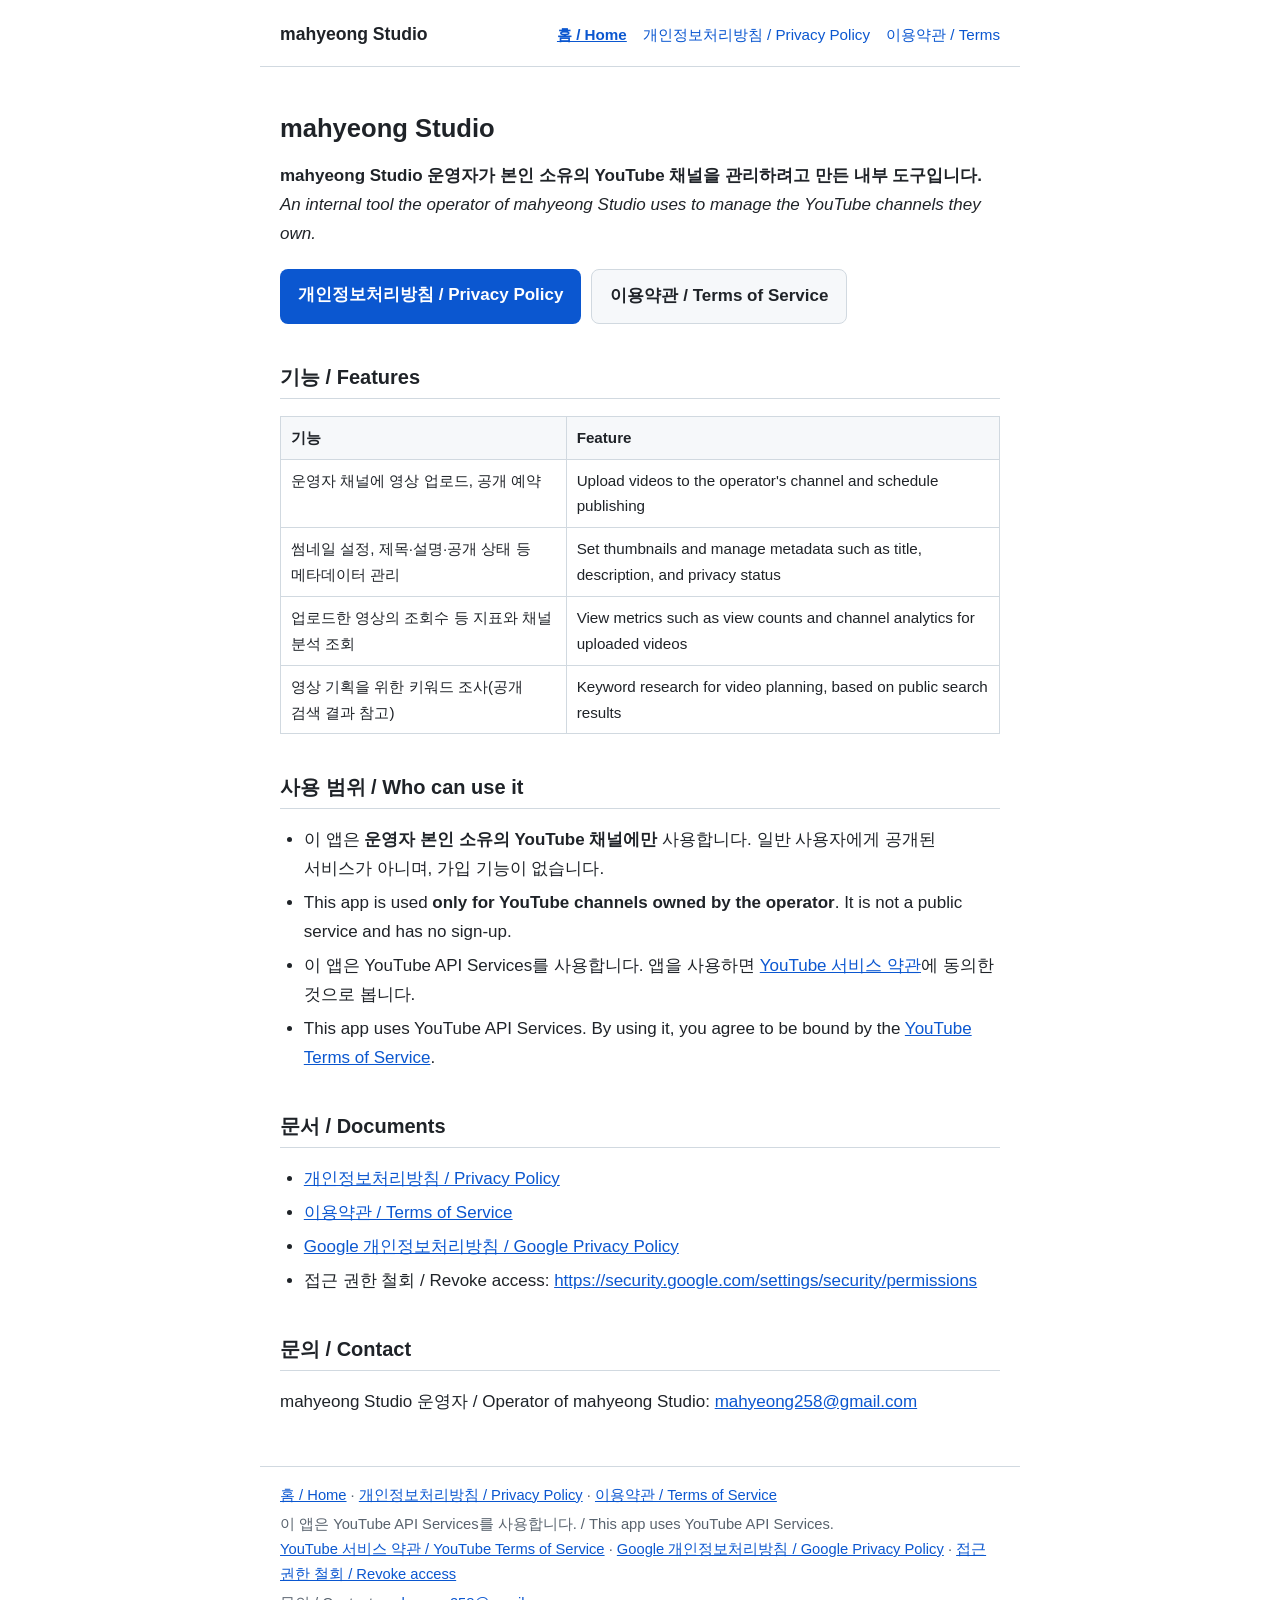
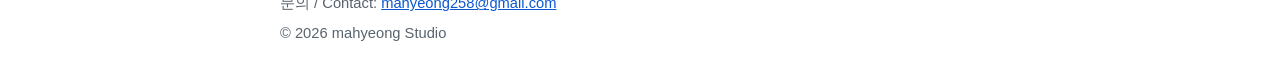
<file: index.html>
<!doctype html>
<html lang="ko">
<head>
<meta name="google-site-verification" content="9GxkPbEgvV9q5u9dVwHozyAWP28ZGyXiUwcQ1vHSJdo" />
<meta charset="utf-8">
<meta name="viewport" content="width=device-width, initial-scale=1">
<title>mahyeong Studio</title>
<meta name="description" content="mahyeong Studio: 운영자 본인 소유 채널 관리용 내부 도구 / Internal tool for managing the operator&#x27;s own channels">
<link rel="stylesheet" href="style.css">
</head>
<body>
<header class="site"><a class="brand" href="index.html">mahyeong Studio</a>
<nav aria-label="사이트 / Site"><a href="index.html" aria-current="page">홈 / Home</a><a href="privacy.html">개인정보처리방침 / Privacy Policy</a><a href="terms.html">이용약관 / Terms</a></nav></header>
<main>
<h1>mahyeong Studio</h1>
<p><strong>mahyeong Studio 운영자가 본인 소유의 YouTube 채널을 관리하려고 만든 내부 도구입니다.</strong><br>
<em>An internal tool the operator of mahyeong Studio uses to manage the YouTube channels they own.</em></p>
<p class="policy-links"><a class="button" href="privacy.html">개인정보처리방침 / Privacy Policy</a> <a class="button secondary" href="terms.html">이용약관 / Terms of Service</a></p>
<h2>기능 / Features</h2>
<div class="table"><table><thead><tr><th>기능</th><th>Feature</th></tr></thead><tbody><tr><td data-label="기능">운영자 채널에 영상 업로드, 공개 예약</td><td data-label="Feature">Upload videos to the operator's channel and schedule publishing</td></tr><tr><td data-label="기능">썸네일 설정, 제목·설명·공개 상태 등 메타데이터 관리</td><td data-label="Feature">Set thumbnails and manage metadata such as title, description, and privacy status</td></tr><tr><td data-label="기능">업로드한 영상의 조회수 등 지표와 채널 분석 조회</td><td data-label="Feature">View metrics such as view counts and channel analytics for uploaded videos</td></tr><tr><td data-label="기능">영상 기획을 위한 키워드 조사(공개 검색 결과 참고)</td><td data-label="Feature">Keyword research for video planning, based on public search results</td></tr></tbody></table></div>
<h2>사용 범위 / Who can use it</h2>
<ul><li>이 앱은 <strong>운영자 본인 소유의 YouTube 채널에만</strong> 사용합니다. 일반 사용자에게 공개된 서비스가 아니며, 가입 기능이 없습니다.</li><li>This app is used <strong>only for YouTube channels owned by the operator</strong>. It is not a public service and has no sign-up.</li><li>이 앱은 YouTube API Services를 사용합니다. 앱을 사용하면 <a href="https://www.youtube.com/t/terms">YouTube 서비스 약관</a>에 동의한 것으로 봅니다.</li><li>This app uses YouTube API Services. By using it, you agree to be bound by the <a href="https://www.youtube.com/t/terms">YouTube Terms of Service</a>.</li></ul>
<h2>문서 / Documents</h2>
<ul><li><a href="privacy.html">개인정보처리방침 / Privacy Policy</a></li><li><a href="terms.html">이용약관 / Terms of Service</a></li><li><a href="https://policies.google.com/privacy">Google 개인정보처리방침 / Google Privacy Policy</a></li><li>접근 권한 철회 / Revoke access: <a href="https://security.google.com/settings/security/permissions">https://security.google.com/settings/security/permissions</a></li></ul>
<h2>문의 / Contact</h2>
<p>mahyeong Studio 운영자 / Operator of mahyeong Studio: <a href="mailto:mahyeong258@gmail.com">mahyeong258@gmail.com</a></p>
</main>
<footer class="site"><nav><a href="index.html">홈 / Home</a> · <a href="privacy.html">개인정보처리방침 / Privacy Policy</a> · <a href="terms.html">이용약관 / Terms of Service</a></nav>
<p>이 앱은 YouTube API Services를 사용합니다. / This app uses YouTube API Services.<br><a href="https://www.youtube.com/t/terms">YouTube 서비스 약관 / YouTube Terms of Service</a> · <a href="https://policies.google.com/privacy">Google 개인정보처리방침 / Google Privacy Policy</a> · <a href="https://security.google.com/settings/security/permissions">접근 권한 철회 / Revoke access</a></p>
<p>문의 / Contact: <a href="mailto:mahyeong258@gmail.com">mahyeong258@gmail.com</a></p><p>&copy; 2026 mahyeong Studio</p></footer>
</body>
</html>
</file>
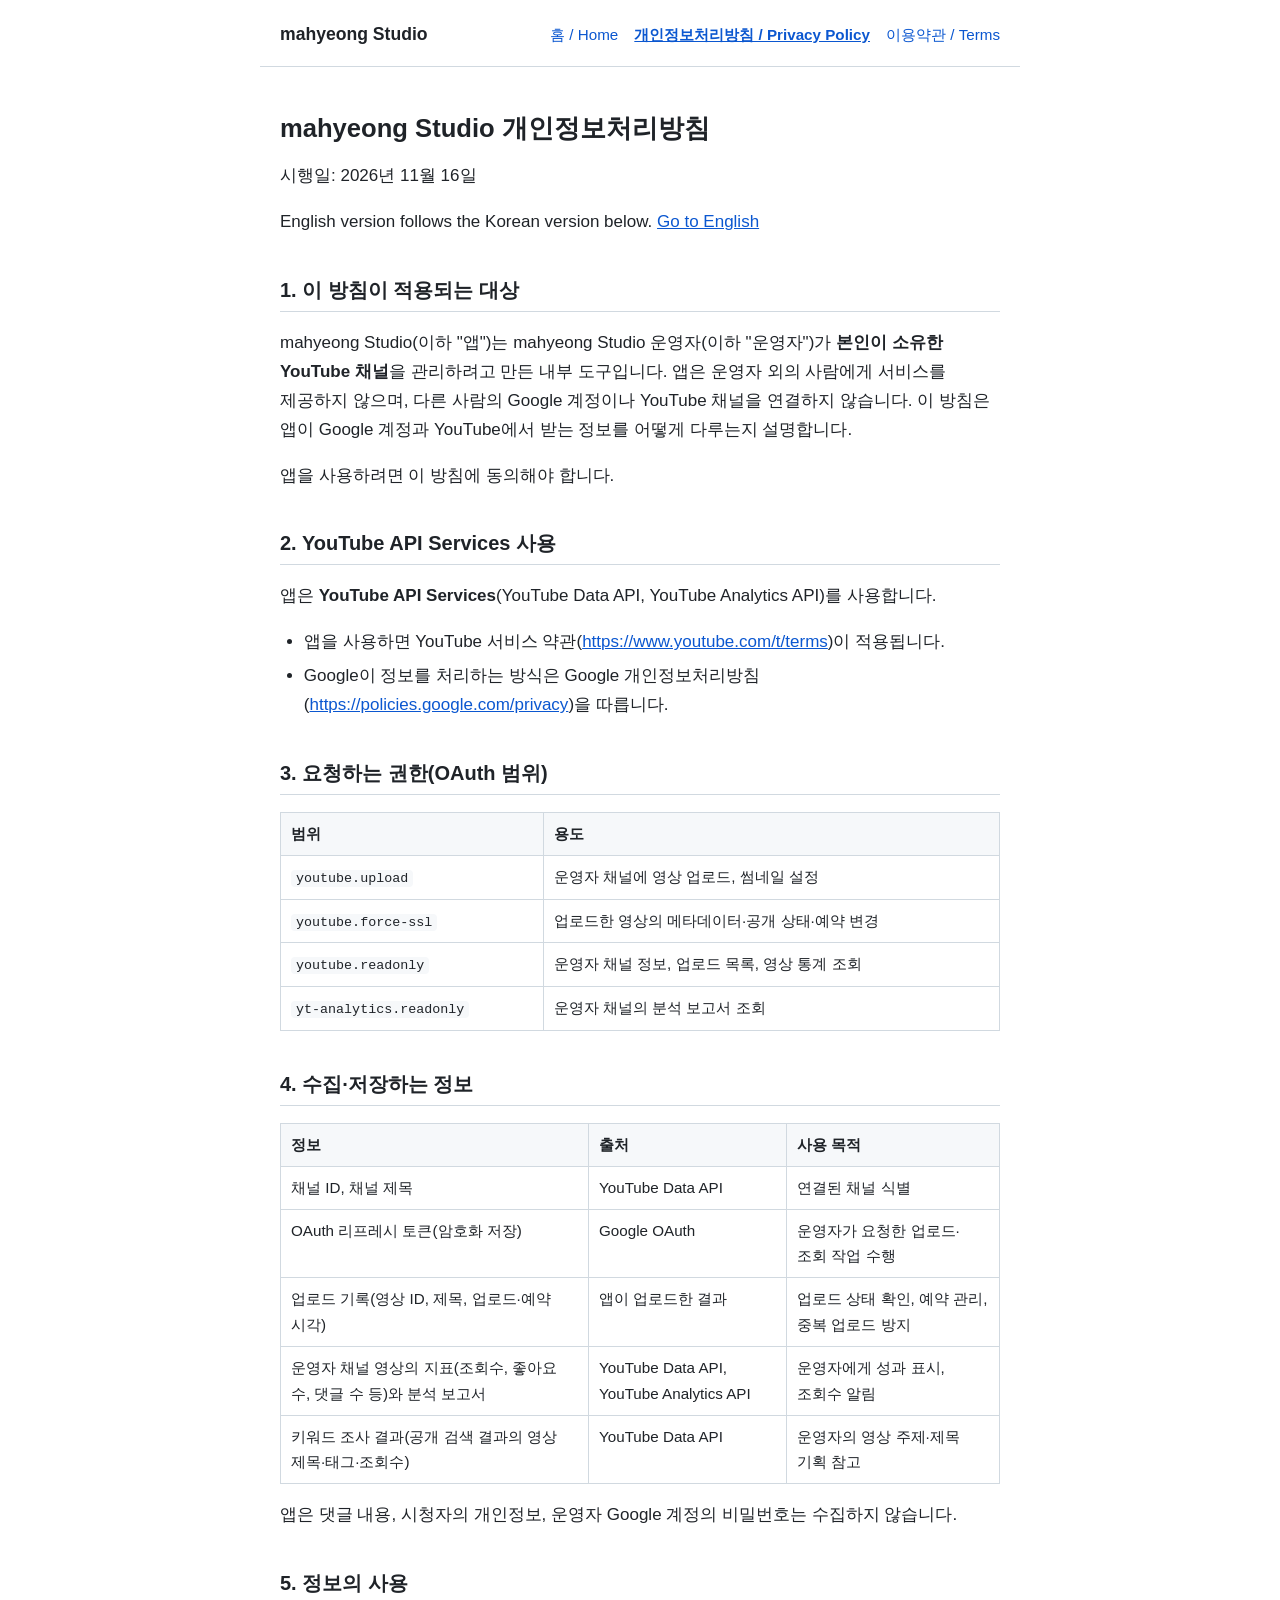
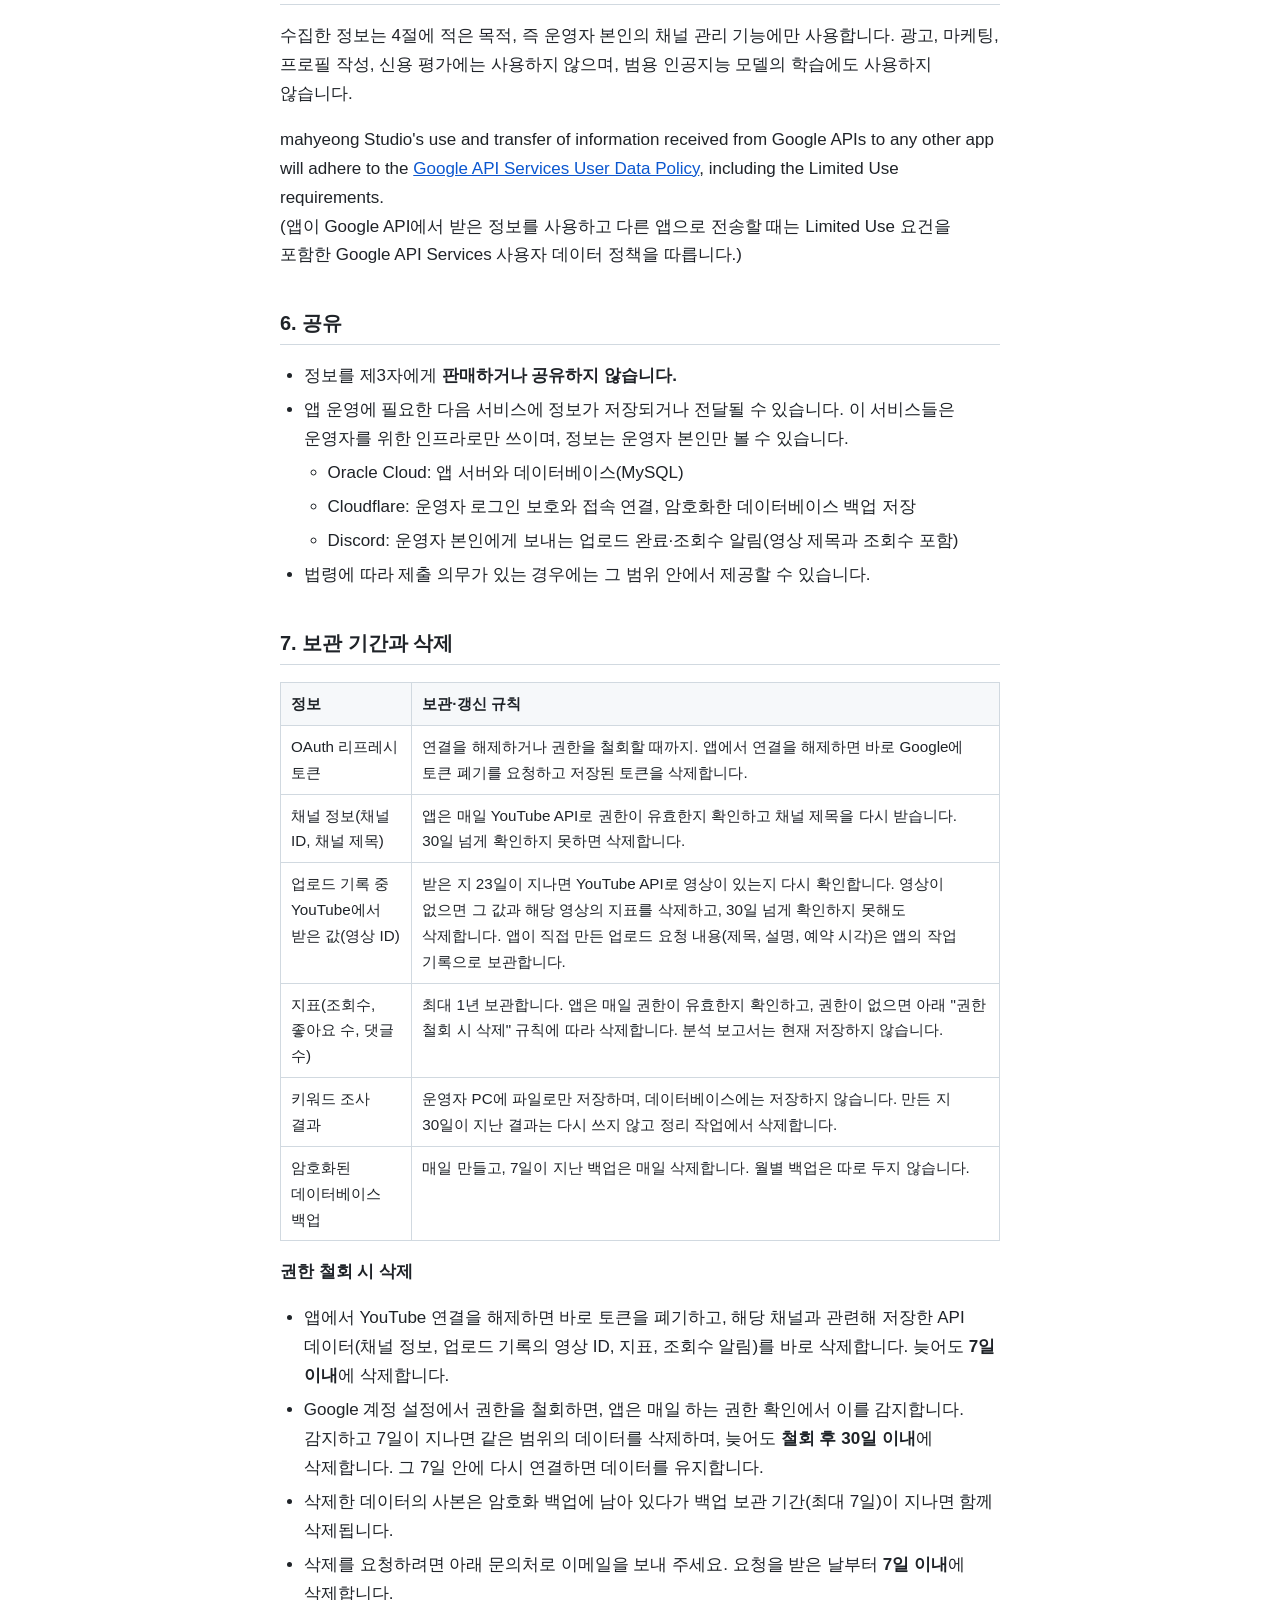
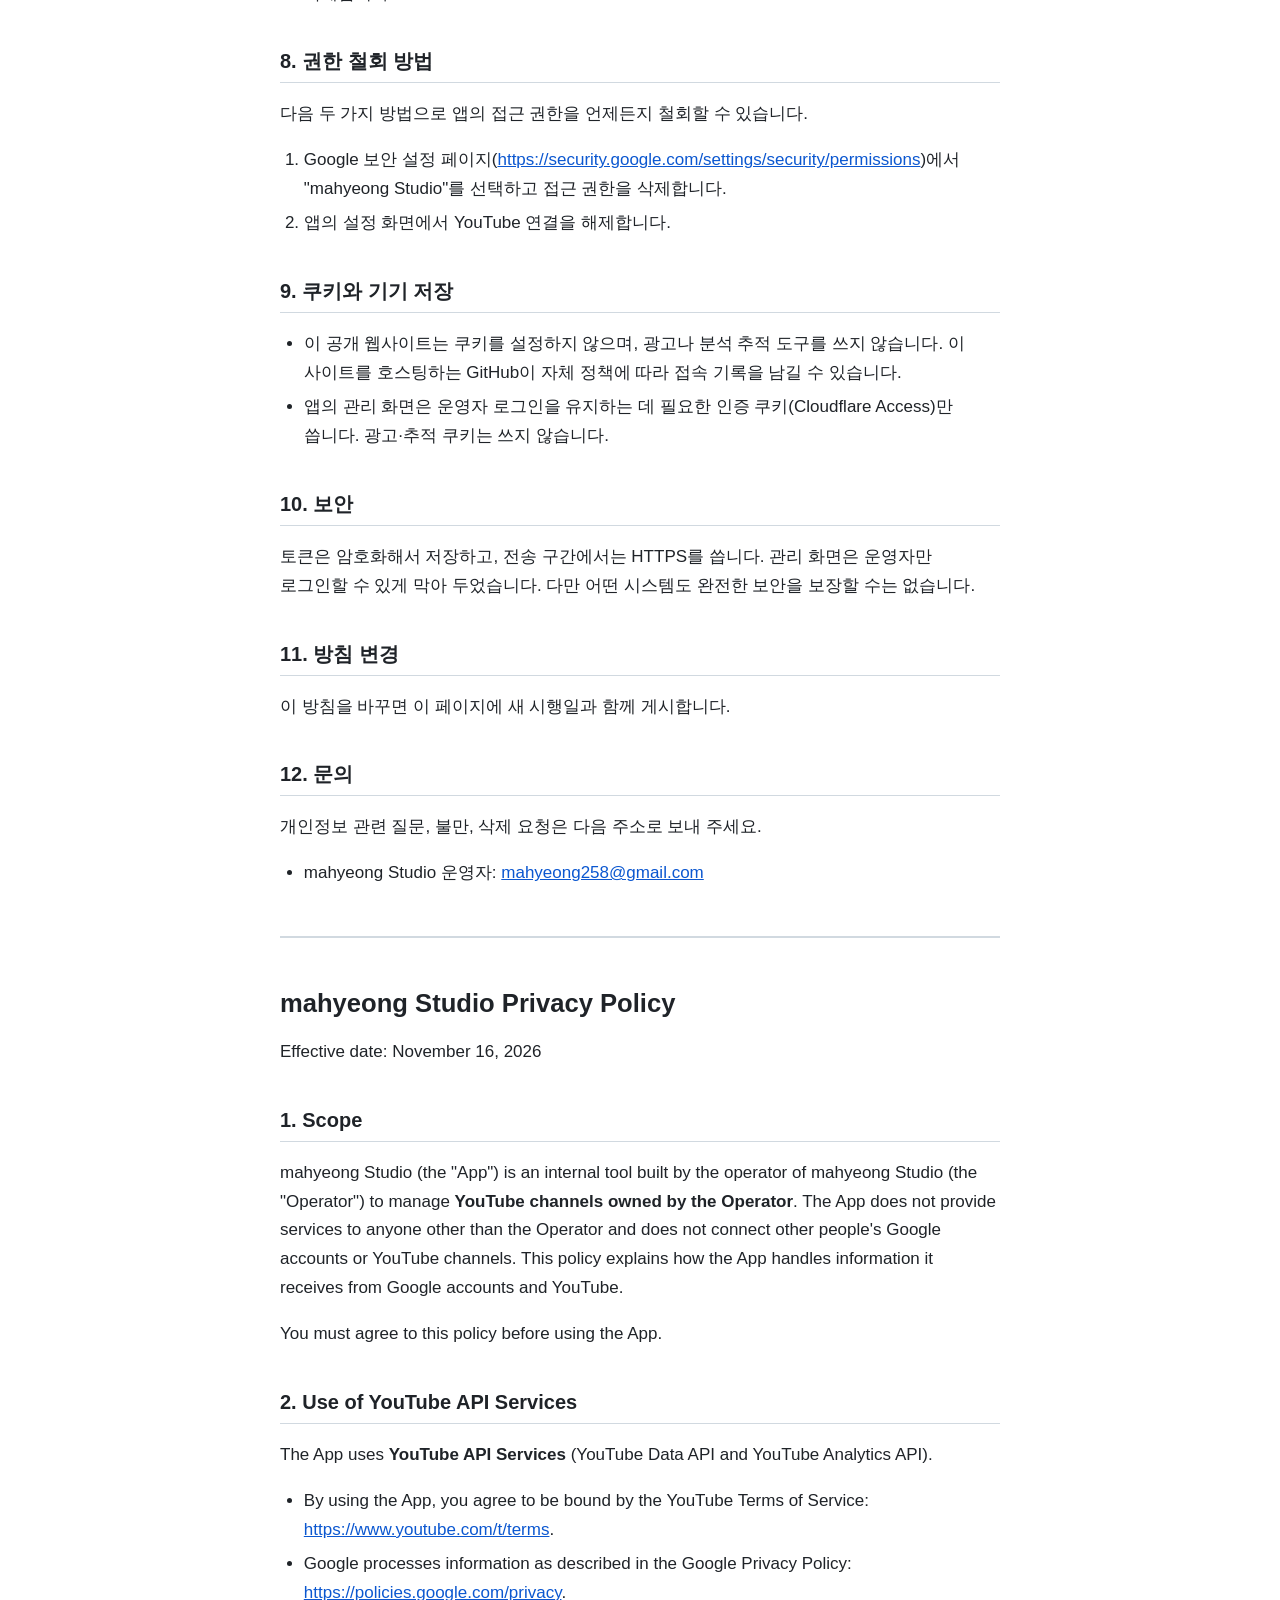
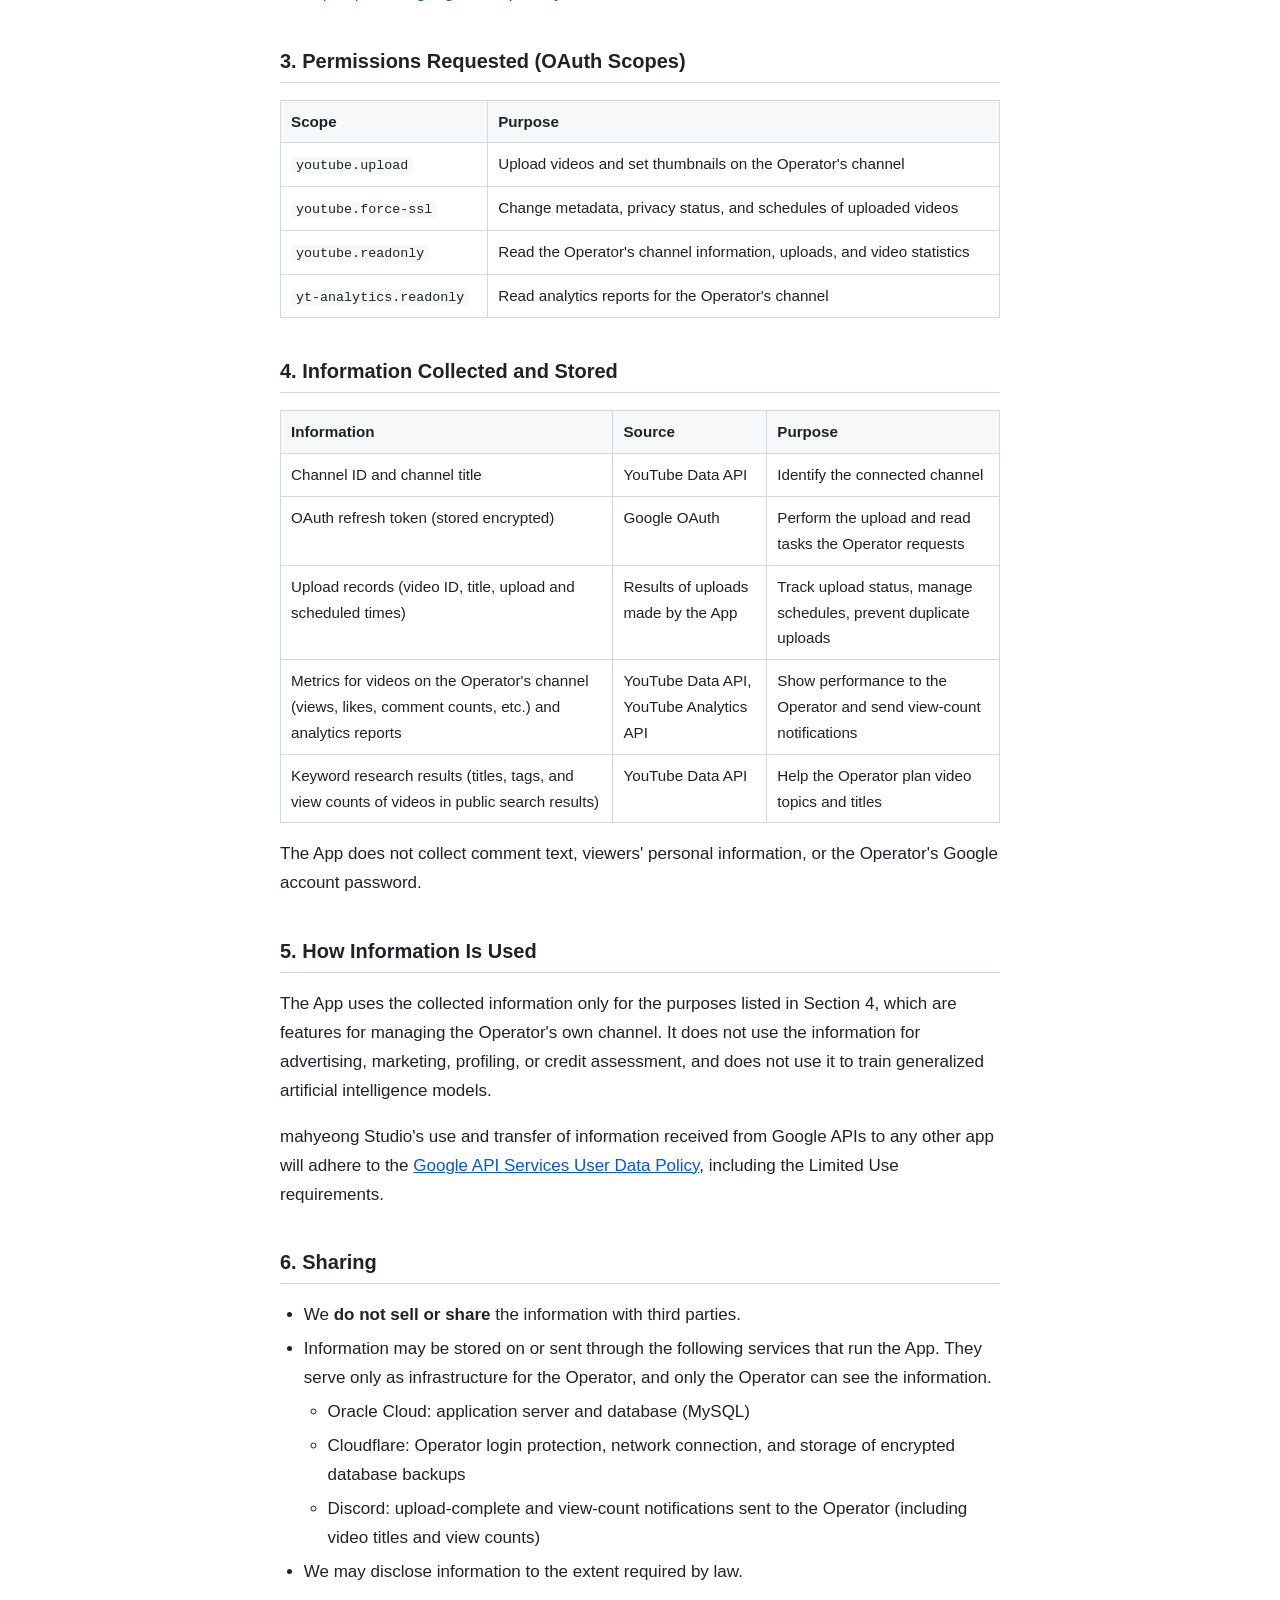
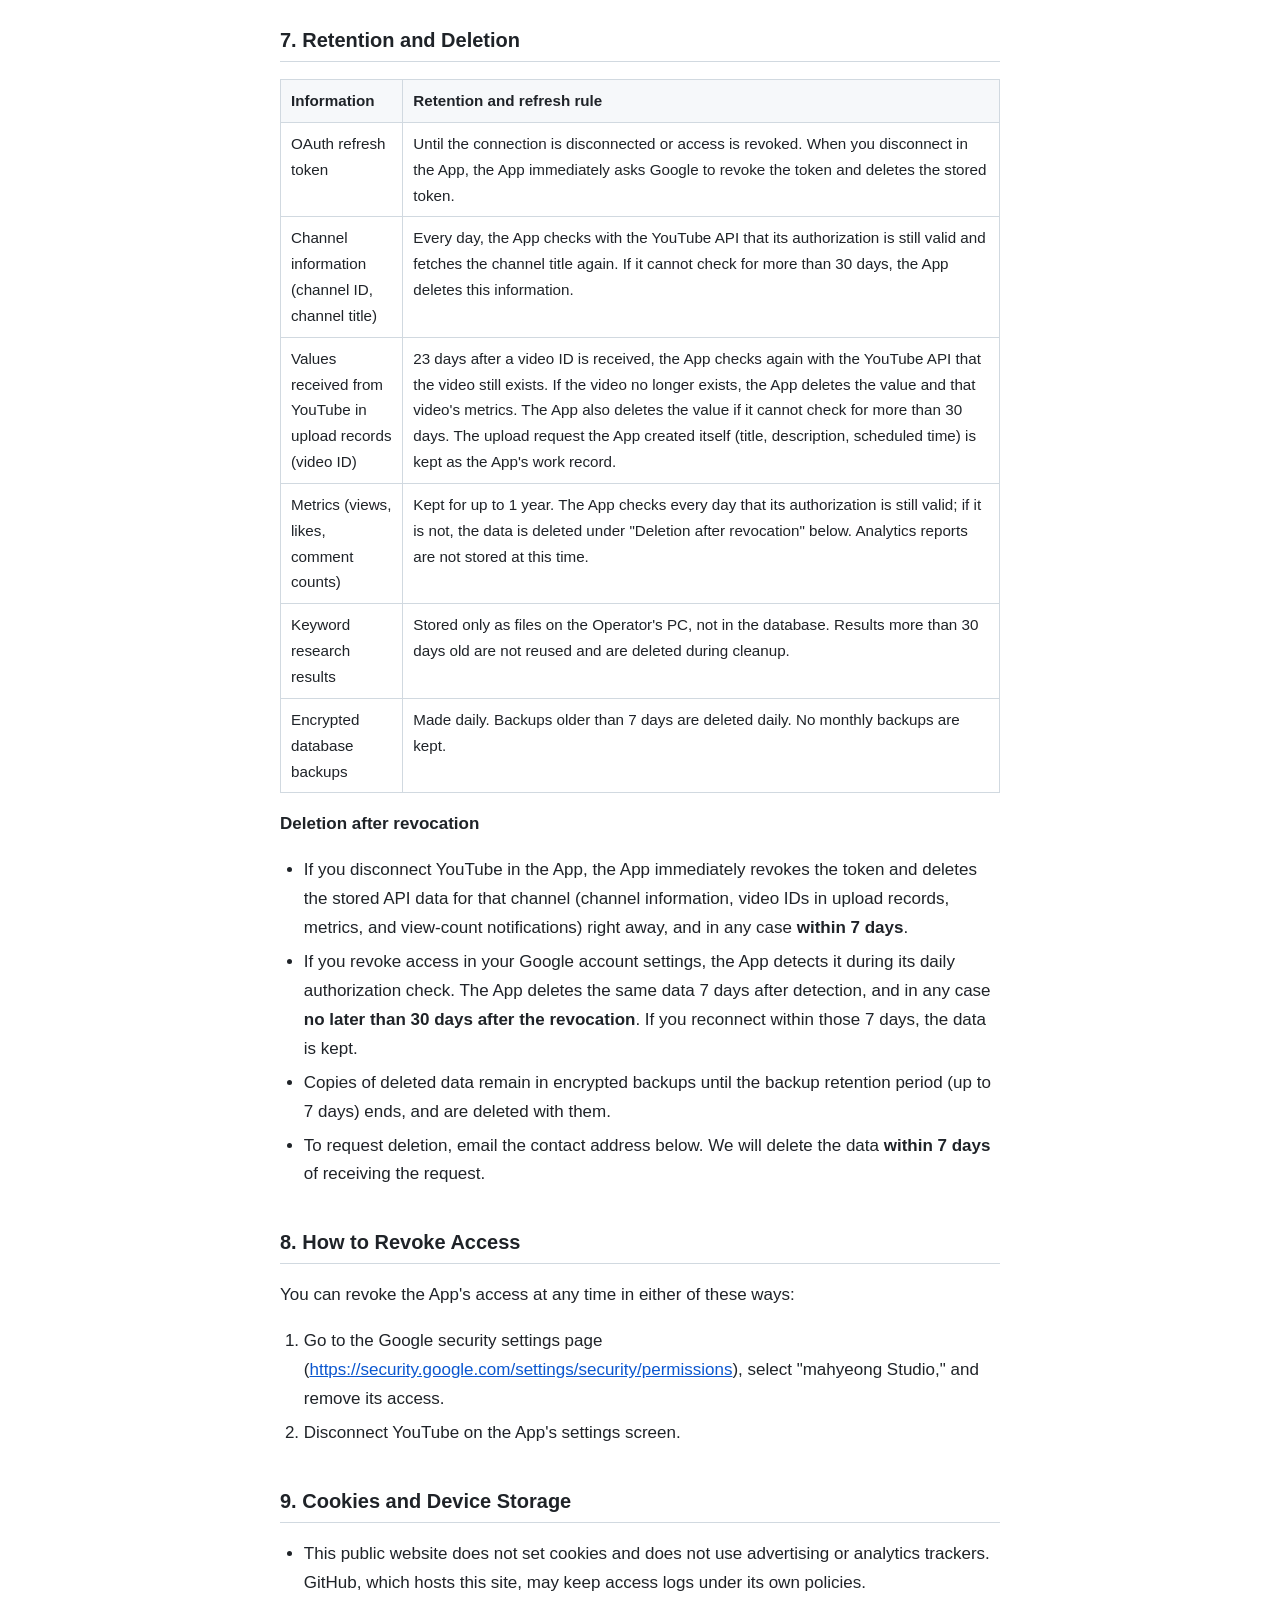
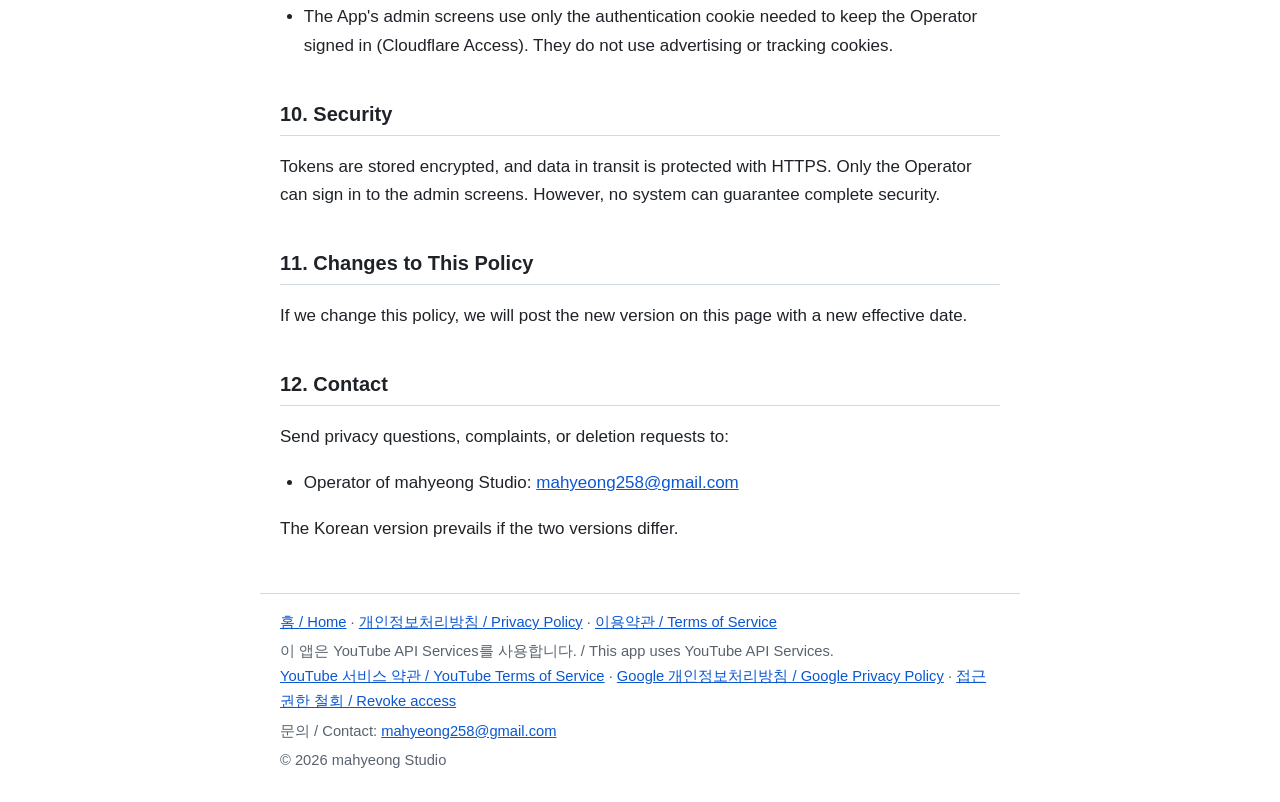
<file: privacy.html>
<!doctype html>
<html lang="ko">
<head>
<meta charset="utf-8">
<meta name="viewport" content="width=device-width, initial-scale=1">
<title>개인정보처리방침 / Privacy Policy - mahyeong Studio</title>
<meta name="description" content="mahyeong Studio 개인정보처리방침 / Privacy Policy">
<link rel="stylesheet" href="style.css">
</head>
<body>
<header class="site"><a class="brand" href="index.html">mahyeong Studio</a>
<nav aria-label="사이트 / Site"><a href="index.html">홈 / Home</a><a href="privacy.html" aria-current="page">개인정보처리방침 / Privacy Policy</a><a href="terms.html">이용약관 / Terms</a></nav></header>
<main>
<h1>mahyeong Studio 개인정보처리방침</h1>
<p>시행일: 2026년 11월 16일</p>
<p>English version follows the Korean version below. <a href="#en">Go to English</a></p>
<h2>1. 이 방침이 적용되는 대상</h2>
<p>mahyeong Studio(이하 "앱")는 mahyeong Studio 운영자(이하 "운영자")가 <strong>본인이 소유한 YouTube 채널</strong>을 관리하려고 만든 내부 도구입니다. 앱은 운영자 외의 사람에게 서비스를 제공하지 않으며, 다른 사람의 Google 계정이나 YouTube 채널을 연결하지 않습니다. 이 방침은 앱이 Google 계정과 YouTube에서 받는 정보를 어떻게 다루는지 설명합니다.</p>
<p>앱을 사용하려면 이 방침에 동의해야 합니다.</p>
<h2>2. YouTube API Services 사용</h2>
<p>앱은 <strong>YouTube API Services</strong>(YouTube Data API, YouTube Analytics API)를 사용합니다.</p>
<ul><li>앱을 사용하면 YouTube 서비스 약관(<a href="https://www.youtube.com/t/terms">https://www.youtube.com/t/terms</a>)이 적용됩니다.</li><li>Google이 정보를 처리하는 방식은 Google 개인정보처리방침(<a href="https://policies.google.com/privacy">https://policies.google.com/privacy</a>)을 따릅니다.</li></ul>
<h2>3. 요청하는 권한(OAuth 범위)</h2>
<div class="table"><table><thead><tr><th>범위</th><th>용도</th></tr></thead><tbody><tr><td data-label="범위"><code>youtube.upload</code></td><td data-label="용도">운영자 채널에 영상 업로드, 썸네일 설정</td></tr><tr><td data-label="범위"><code>youtube.force-ssl</code></td><td data-label="용도">업로드한 영상의 메타데이터·공개 상태·예약 변경</td></tr><tr><td data-label="범위"><code>youtube.readonly</code></td><td data-label="용도">운영자 채널 정보, 업로드 목록, 영상 통계 조회</td></tr><tr><td data-label="범위"><code>yt-analytics.readonly</code></td><td data-label="용도">운영자 채널의 분석 보고서 조회</td></tr></tbody></table></div>
<h2>4. 수집·저장하는 정보</h2>
<div class="table"><table><thead><tr><th>정보</th><th>출처</th><th>사용 목적</th></tr></thead><tbody><tr><td data-label="정보">채널 ID, 채널 제목</td><td data-label="출처">YouTube Data API</td><td data-label="사용 목적">연결된 채널 식별</td></tr><tr><td data-label="정보">OAuth 리프레시 토큰(암호화 저장)</td><td data-label="출처">Google OAuth</td><td data-label="사용 목적">운영자가 요청한 업로드·조회 작업 수행</td></tr><tr><td data-label="정보">업로드 기록(영상 ID, 제목, 업로드·예약 시각)</td><td data-label="출처">앱이 업로드한 결과</td><td data-label="사용 목적">업로드 상태 확인, 예약 관리, 중복 업로드 방지</td></tr><tr><td data-label="정보">운영자 채널 영상의 지표(조회수, 좋아요 수, 댓글 수 등)와 분석 보고서</td><td data-label="출처">YouTube Data API, YouTube Analytics API</td><td data-label="사용 목적">운영자에게 성과 표시, 조회수 알림</td></tr><tr><td data-label="정보">키워드 조사 결과(공개 검색 결과의 영상 제목·태그·조회수)</td><td data-label="출처">YouTube Data API</td><td data-label="사용 목적">운영자의 영상 주제·제목 기획 참고</td></tr></tbody></table></div>
<p>앱은 댓글 내용, 시청자의 개인정보, 운영자 Google 계정의 비밀번호는 수집하지 않습니다.</p>
<h2>5. 정보의 사용</h2>
<p>수집한 정보는 4절에 적은 목적, 즉 운영자 본인의 채널 관리 기능에만 사용합니다. 광고, 마케팅, 프로필 작성, 신용 평가에는 사용하지 않으며, 범용 인공지능 모델의 학습에도 사용하지 않습니다.</p>
<p>mahyeong Studio's use and transfer of information received from Google APIs to any other app will adhere to the <a href="https://developers.google.com/terms/api-services-user-data-policy">Google API Services User Data Policy</a>, including the Limited Use requirements.<br>
(앱이 Google API에서 받은 정보를 사용하고 다른 앱으로 전송할 때는 Limited Use 요건을 포함한 Google API Services 사용자 데이터 정책을 따릅니다.)</p>
<h2>6. 공유</h2>
<ul><li>정보를 제3자에게 <strong>판매하거나 공유하지 않습니다.</strong></li><li>앱 운영에 필요한 다음 서비스에 정보가 저장되거나 전달될 수 있습니다. 이 서비스들은 운영자를 위한 인프라로만 쓰이며, 정보는 운영자 본인만 볼 수 있습니다.<ul><li>Oracle Cloud: 앱 서버와 데이터베이스(MySQL)</li><li>Cloudflare: 운영자 로그인 보호와 접속 연결, 암호화한 데이터베이스 백업 저장</li><li>Discord: 운영자 본인에게 보내는 업로드 완료·조회수 알림(영상 제목과 조회수 포함)</li></ul></li><li>법령에 따라 제출 의무가 있는 경우에는 그 범위 안에서 제공할 수 있습니다.</li></ul>
<h2>7. 보관 기간과 삭제</h2>
<div class="table"><table><thead><tr><th>정보</th><th>보관·갱신 규칙</th></tr></thead><tbody><tr><td data-label="정보">OAuth 리프레시 토큰</td><td data-label="보관·갱신 규칙">연결을 해제하거나 권한을 철회할 때까지. 앱에서 연결을 해제하면 바로 Google에 토큰 폐기를 요청하고 저장된 토큰을 삭제합니다.</td></tr><tr><td data-label="정보">채널 정보(채널 ID, 채널 제목)</td><td data-label="보관·갱신 규칙">앱은 매일 YouTube API로 권한이 유효한지 확인하고 채널 제목을 다시 받습니다. 30일 넘게 확인하지 못하면 삭제합니다.</td></tr><tr><td data-label="정보">업로드 기록 중 YouTube에서 받은 값(영상 ID)</td><td data-label="보관·갱신 규칙">받은 지 23일이 지나면 YouTube API로 영상이 있는지 다시 확인합니다. 영상이 없으면 그 값과 해당 영상의 지표를 삭제하고, 30일 넘게 확인하지 못해도 삭제합니다. 앱이 직접 만든 업로드 요청 내용(제목, 설명, 예약 시각)은 앱의 작업 기록으로 보관합니다.</td></tr><tr><td data-label="정보">지표(조회수, 좋아요 수, 댓글 수)</td><td data-label="보관·갱신 규칙">최대 1년 보관합니다. 앱은 매일 권한이 유효한지 확인하고, 권한이 없으면 아래 "권한 철회 시 삭제" 규칙에 따라 삭제합니다. 분석 보고서는 현재 저장하지 않습니다.</td></tr><tr><td data-label="정보">키워드 조사 결과</td><td data-label="보관·갱신 규칙">운영자 PC에 파일로만 저장하며, 데이터베이스에는 저장하지 않습니다. 만든 지 30일이 지난 결과는 다시 쓰지 않고 정리 작업에서 삭제합니다.</td></tr><tr><td data-label="정보">암호화된 데이터베이스 백업</td><td data-label="보관·갱신 규칙">매일 만들고, 7일이 지난 백업은 매일 삭제합니다. 월별 백업은 따로 두지 않습니다.</td></tr></tbody></table></div>
<p><strong>권한 철회 시 삭제</strong></p>
<ul><li>앱에서 YouTube 연결을 해제하면 바로 토큰을 폐기하고, 해당 채널과 관련해 저장한 API 데이터(채널 정보, 업로드 기록의 영상 ID, 지표, 조회수 알림)를 바로 삭제합니다. 늦어도 <strong>7일 이내</strong>에 삭제합니다.</li><li>Google 계정 설정에서 권한을 철회하면, 앱은 매일 하는 권한 확인에서 이를 감지합니다. 감지하고 7일이 지나면 같은 범위의 데이터를 삭제하며, 늦어도 <strong>철회 후 30일 이내</strong>에 삭제합니다. 그 7일 안에 다시 연결하면 데이터를 유지합니다.</li><li>삭제한 데이터의 사본은 암호화 백업에 남아 있다가 백업 보관 기간(최대 7일)이 지나면 함께 삭제됩니다.</li><li>삭제를 요청하려면 아래 문의처로 이메일을 보내 주세요. 요청을 받은 날부터 <strong>7일 이내</strong>에 삭제합니다.</li></ul>
<h2>8. 권한 철회 방법</h2>
<p>다음 두 가지 방법으로 앱의 접근 권한을 언제든지 철회할 수 있습니다.</p>
<ol><li>Google 보안 설정 페이지(<a href="https://security.google.com/settings/security/permissions">https://security.google.com/settings/security/permissions</a>)에서 "mahyeong Studio"를 선택하고 접근 권한을 삭제합니다.</li><li>앱의 설정 화면에서 YouTube 연결을 해제합니다.</li></ol>
<h2>9. 쿠키와 기기 저장</h2>
<ul><li>이 공개 웹사이트는 쿠키를 설정하지 않으며, 광고나 분석 추적 도구를 쓰지 않습니다. 이 사이트를 호스팅하는 GitHub이 자체 정책에 따라 접속 기록을 남길 수 있습니다.</li><li>앱의 관리 화면은 운영자 로그인을 유지하는 데 필요한 인증 쿠키(Cloudflare Access)만 씁니다. 광고·추적 쿠키는 쓰지 않습니다.</li></ul>
<h2>10. 보안</h2>
<p>토큰은 암호화해서 저장하고, 전송 구간에서는 HTTPS를 씁니다. 관리 화면은 운영자만 로그인할 수 있게 막아 두었습니다. 다만 어떤 시스템도 완전한 보안을 보장할 수는 없습니다.</p>
<h2>11. 방침 변경</h2>
<p>이 방침을 바꾸면 이 페이지에 새 시행일과 함께 게시합니다.</p>
<h2>12. 문의</h2>
<p>개인정보 관련 질문, 불만, 삭제 요청은 다음 주소로 보내 주세요.</p>
<ul><li>mahyeong Studio 운영자: <a href="mailto:mahyeong258@gmail.com">mahyeong258@gmail.com</a></li></ul>
<hr>
<h1 id="en" lang="en">mahyeong Studio Privacy Policy</h1>
<p>Effective date: November 16, 2026</p>
<h2>1. Scope</h2>
<p>mahyeong Studio (the "App") is an internal tool built by the operator of mahyeong Studio (the "Operator") to manage <strong>YouTube channels owned by the Operator</strong>. The App does not provide services to anyone other than the Operator and does not connect other people's Google accounts or YouTube channels. This policy explains how the App handles information it receives from Google accounts and YouTube.</p>
<p>You must agree to this policy before using the App.</p>
<h2>2. Use of YouTube API Services</h2>
<p>The App uses <strong>YouTube API Services</strong> (YouTube Data API and YouTube Analytics API).</p>
<ul><li>By using the App, you agree to be bound by the YouTube Terms of Service: <a href="https://www.youtube.com/t/terms">https://www.youtube.com/t/terms</a>.</li><li>Google processes information as described in the Google Privacy Policy: <a href="https://policies.google.com/privacy">https://policies.google.com/privacy</a>.</li></ul>
<h2>3. Permissions Requested (OAuth Scopes)</h2>
<div class="table"><table><thead><tr><th>Scope</th><th>Purpose</th></tr></thead><tbody><tr><td data-label="Scope"><code>youtube.upload</code></td><td data-label="Purpose">Upload videos and set thumbnails on the Operator's channel</td></tr><tr><td data-label="Scope"><code>youtube.force-ssl</code></td><td data-label="Purpose">Change metadata, privacy status, and schedules of uploaded videos</td></tr><tr><td data-label="Scope"><code>youtube.readonly</code></td><td data-label="Purpose">Read the Operator's channel information, uploads, and video statistics</td></tr><tr><td data-label="Scope"><code>yt-analytics.readonly</code></td><td data-label="Purpose">Read analytics reports for the Operator's channel</td></tr></tbody></table></div>
<h2>4. Information Collected and Stored</h2>
<div class="table"><table><thead><tr><th>Information</th><th>Source</th><th>Purpose</th></tr></thead><tbody><tr><td data-label="Information">Channel ID and channel title</td><td data-label="Source">YouTube Data API</td><td data-label="Purpose">Identify the connected channel</td></tr><tr><td data-label="Information">OAuth refresh token (stored encrypted)</td><td data-label="Source">Google OAuth</td><td data-label="Purpose">Perform the upload and read tasks the Operator requests</td></tr><tr><td data-label="Information">Upload records (video ID, title, upload and scheduled times)</td><td data-label="Source">Results of uploads made by the App</td><td data-label="Purpose">Track upload status, manage schedules, prevent duplicate uploads</td></tr><tr><td data-label="Information">Metrics for videos on the Operator's channel (views, likes, comment counts, etc.) and analytics reports</td><td data-label="Source">YouTube Data API, YouTube Analytics API</td><td data-label="Purpose">Show performance to the Operator and send view-count notifications</td></tr><tr><td data-label="Information">Keyword research results (titles, tags, and view counts of videos in public search results)</td><td data-label="Source">YouTube Data API</td><td data-label="Purpose">Help the Operator plan video topics and titles</td></tr></tbody></table></div>
<p>The App does not collect comment text, viewers' personal information, or the Operator's Google account password.</p>
<h2>5. How Information Is Used</h2>
<p>The App uses the collected information only for the purposes listed in Section 4, which are features for managing the Operator's own channel. It does not use the information for advertising, marketing, profiling, or credit assessment, and does not use it to train generalized artificial intelligence models.</p>
<p>mahyeong Studio's use and transfer of information received from Google APIs to any other app will adhere to the <a href="https://developers.google.com/terms/api-services-user-data-policy">Google API Services User Data Policy</a>, including the Limited Use requirements.</p>
<h2>6. Sharing</h2>
<ul><li>We <strong>do not sell or share</strong> the information with third parties.</li><li>Information may be stored on or sent through the following services that run the App. They serve only as infrastructure for the Operator, and only the Operator can see the information.<ul><li>Oracle Cloud: application server and database (MySQL)</li><li>Cloudflare: Operator login protection, network connection, and storage of encrypted database backups</li><li>Discord: upload-complete and view-count notifications sent to the Operator (including video titles and view counts)</li></ul></li><li>We may disclose information to the extent required by law.</li></ul>
<h2>7. Retention and Deletion</h2>
<div class="table"><table><thead><tr><th>Information</th><th>Retention and refresh rule</th></tr></thead><tbody><tr><td data-label="Information">OAuth refresh token</td><td data-label="Retention and refresh rule">Until the connection is disconnected or access is revoked. When you disconnect in the App, the App immediately asks Google to revoke the token and deletes the stored token.</td></tr><tr><td data-label="Information">Channel information (channel ID, channel title)</td><td data-label="Retention and refresh rule">Every day, the App checks with the YouTube API that its authorization is still valid and fetches the channel title again. If it cannot check for more than 30 days, the App deletes this information.</td></tr><tr><td data-label="Information">Values received from YouTube in upload records (video ID)</td><td data-label="Retention and refresh rule">23 days after a video ID is received, the App checks again with the YouTube API that the video still exists. If the video no longer exists, the App deletes the value and that video's metrics. The App also deletes the value if it cannot check for more than 30 days. The upload request the App created itself (title, description, scheduled time) is kept as the App's work record.</td></tr><tr><td data-label="Information">Metrics (views, likes, comment counts)</td><td data-label="Retention and refresh rule">Kept for up to 1 year. The App checks every day that its authorization is still valid; if it is not, the data is deleted under "Deletion after revocation" below. Analytics reports are not stored at this time.</td></tr><tr><td data-label="Information">Keyword research results</td><td data-label="Retention and refresh rule">Stored only as files on the Operator's PC, not in the database. Results more than 30 days old are not reused and are deleted during cleanup.</td></tr><tr><td data-label="Information">Encrypted database backups</td><td data-label="Retention and refresh rule">Made daily. Backups older than 7 days are deleted daily. No monthly backups are kept.</td></tr></tbody></table></div>
<p><strong>Deletion after revocation</strong></p>
<ul><li>If you disconnect YouTube in the App, the App immediately revokes the token and deletes the stored API data for that channel (channel information, video IDs in upload records, metrics, and view-count notifications) right away, and in any case <strong>within 7 days</strong>.</li><li>If you revoke access in your Google account settings, the App detects it during its daily authorization check. The App deletes the same data 7 days after detection, and in any case <strong>no later than 30 days after the revocation</strong>. If you reconnect within those 7 days, the data is kept.</li><li>Copies of deleted data remain in encrypted backups until the backup retention period (up to 7 days) ends, and are deleted with them.</li><li>To request deletion, email the contact address below. We will delete the data <strong>within 7 days</strong> of receiving the request.</li></ul>
<h2>8. How to Revoke Access</h2>
<p>You can revoke the App's access at any time in either of these ways:</p>
<ol><li>Go to the Google security settings page (<a href="https://security.google.com/settings/security/permissions">https://security.google.com/settings/security/permissions</a>), select "mahyeong Studio," and remove its access.</li><li>Disconnect YouTube on the App's settings screen.</li></ol>
<h2>9. Cookies and Device Storage</h2>
<ul><li>This public website does not set cookies and does not use advertising or analytics trackers. GitHub, which hosts this site, may keep access logs under its own policies.</li><li>The App's admin screens use only the authentication cookie needed to keep the Operator signed in (Cloudflare Access). They do not use advertising or tracking cookies.</li></ul>
<h2>10. Security</h2>
<p>Tokens are stored encrypted, and data in transit is protected with HTTPS. Only the Operator can sign in to the admin screens. However, no system can guarantee complete security.</p>
<h2>11. Changes to This Policy</h2>
<p>If we change this policy, we will post the new version on this page with a new effective date.</p>
<h2>12. Contact</h2>
<p>Send privacy questions, complaints, or deletion requests to:</p>
<ul><li>Operator of mahyeong Studio: <a href="mailto:mahyeong258@gmail.com">mahyeong258@gmail.com</a></li></ul>
<p>The Korean version prevails if the two versions differ.</p>
</main>
<footer class="site"><nav><a href="index.html">홈 / Home</a> · <a href="privacy.html">개인정보처리방침 / Privacy Policy</a> · <a href="terms.html">이용약관 / Terms of Service</a></nav>
<p>이 앱은 YouTube API Services를 사용합니다. / This app uses YouTube API Services.<br><a href="https://www.youtube.com/t/terms">YouTube 서비스 약관 / YouTube Terms of Service</a> · <a href="https://policies.google.com/privacy">Google 개인정보처리방침 / Google Privacy Policy</a> · <a href="https://security.google.com/settings/security/permissions">접근 권한 철회 / Revoke access</a></p>
<p>문의 / Contact: <a href="mailto:mahyeong258@gmail.com">mahyeong258@gmail.com</a></p><p>&copy; 2026 mahyeong Studio</p></footer>
</body>
</html>
</file>
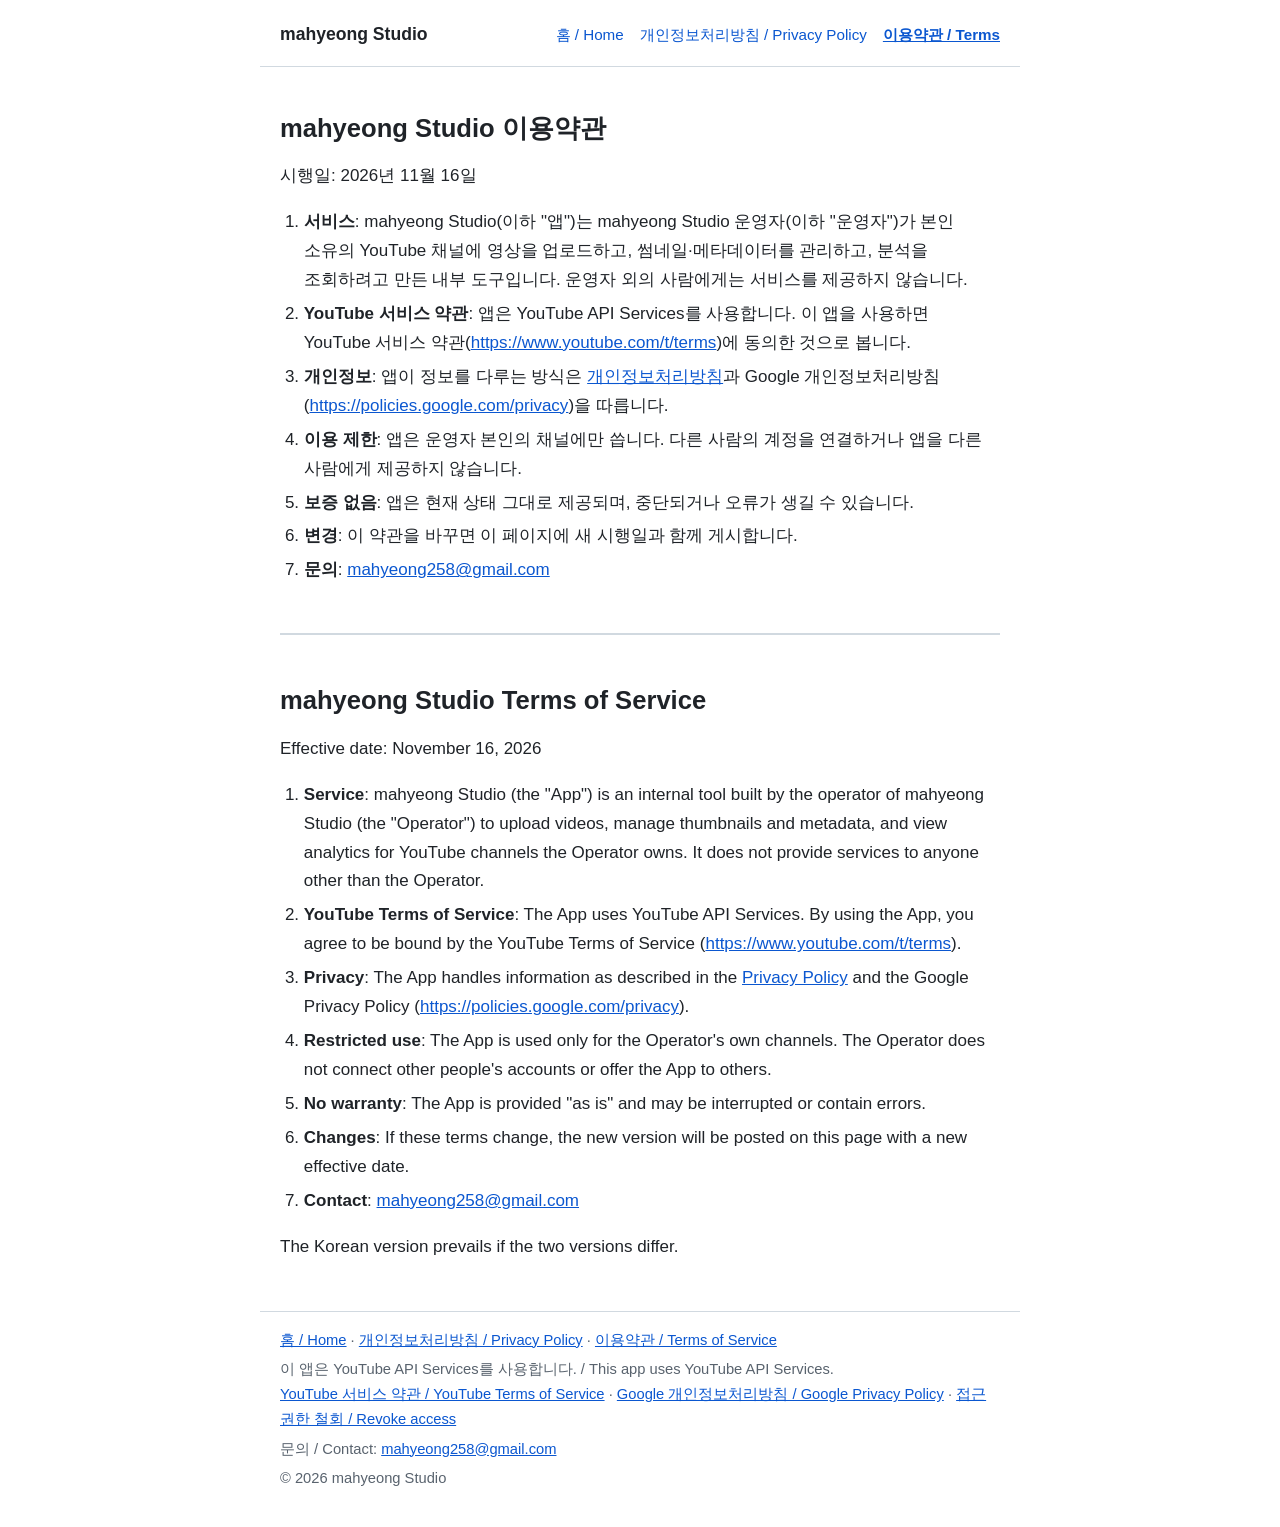
<file: terms.html>
<!doctype html>
<html lang="ko">
<head>
<meta charset="utf-8">
<meta name="viewport" content="width=device-width, initial-scale=1">
<title>이용약관 / Terms of Service - mahyeong Studio</title>
<meta name="description" content="mahyeong Studio 이용약관 / Terms of Service">
<link rel="stylesheet" href="style.css">
</head>
<body>
<header class="site"><a class="brand" href="index.html">mahyeong Studio</a>
<nav aria-label="사이트 / Site"><a href="index.html">홈 / Home</a><a href="privacy.html">개인정보처리방침 / Privacy Policy</a><a href="terms.html" aria-current="page">이용약관 / Terms</a></nav></header>
<main>
<h1>mahyeong Studio 이용약관</h1>
<p>시행일: 2026년 11월 16일</p>
<ol><li><strong>서비스</strong>: mahyeong Studio(이하 "앱")는 mahyeong Studio 운영자(이하 "운영자")가 본인 소유의 YouTube 채널에 영상을 업로드하고, 썸네일·메타데이터를 관리하고, 분석을 조회하려고 만든 내부 도구입니다. 운영자 외의 사람에게는 서비스를 제공하지 않습니다.</li><li><strong>YouTube 서비스 약관</strong>: 앱은 YouTube API Services를 사용합니다. 이 앱을 사용하면 YouTube 서비스 약관(<a href="https://www.youtube.com/t/terms">https://www.youtube.com/t/terms</a>)에 동의한 것으로 봅니다.</li><li><strong>개인정보</strong>: 앱이 정보를 다루는 방식은 <a href="privacy.html">개인정보처리방침</a>과 Google 개인정보처리방침(<a href="https://policies.google.com/privacy">https://policies.google.com/privacy</a>)을 따릅니다.</li><li><strong>이용 제한</strong>: 앱은 운영자 본인의 채널에만 씁니다. 다른 사람의 계정을 연결하거나 앱을 다른 사람에게 제공하지 않습니다.</li><li><strong>보증 없음</strong>: 앱은 현재 상태 그대로 제공되며, 중단되거나 오류가 생길 수 있습니다.</li><li><strong>변경</strong>: 이 약관을 바꾸면 이 페이지에 새 시행일과 함께 게시합니다.</li><li><strong>문의</strong>: <a href="mailto:mahyeong258@gmail.com">mahyeong258@gmail.com</a></li></ol>
<hr>
<h1 id="en" lang="en">mahyeong Studio Terms of Service</h1>
<p>Effective date: November 16, 2026</p>
<ol><li><strong>Service</strong>: mahyeong Studio (the "App") is an internal tool built by the operator of mahyeong Studio (the "Operator") to upload videos, manage thumbnails and metadata, and view analytics for YouTube channels the Operator owns. It does not provide services to anyone other than the Operator.</li><li><strong>YouTube Terms of Service</strong>: The App uses YouTube API Services. By using the App, you agree to be bound by the YouTube Terms of Service (<a href="https://www.youtube.com/t/terms">https://www.youtube.com/t/terms</a>).</li><li><strong>Privacy</strong>: The App handles information as described in the <a href="privacy.html">Privacy Policy</a> and the Google Privacy Policy (<a href="https://policies.google.com/privacy">https://policies.google.com/privacy</a>).</li><li><strong>Restricted use</strong>: The App is used only for the Operator's own channels. The Operator does not connect other people's accounts or offer the App to others.</li><li><strong>No warranty</strong>: The App is provided "as is" and may be interrupted or contain errors.</li><li><strong>Changes</strong>: If these terms change, the new version will be posted on this page with a new effective date.</li><li><strong>Contact</strong>: <a href="mailto:mahyeong258@gmail.com">mahyeong258@gmail.com</a></li></ol>
<p>The Korean version prevails if the two versions differ.</p>
</main>
<footer class="site"><nav><a href="index.html">홈 / Home</a> · <a href="privacy.html">개인정보처리방침 / Privacy Policy</a> · <a href="terms.html">이용약관 / Terms of Service</a></nav>
<p>이 앱은 YouTube API Services를 사용합니다. / This app uses YouTube API Services.<br><a href="https://www.youtube.com/t/terms">YouTube 서비스 약관 / YouTube Terms of Service</a> · <a href="https://policies.google.com/privacy">Google 개인정보처리방침 / Google Privacy Policy</a> · <a href="https://security.google.com/settings/security/permissions">접근 권한 철회 / Revoke access</a></p>
<p>문의 / Contact: <a href="mailto:mahyeong258@gmail.com">mahyeong258@gmail.com</a></p><p>&copy; 2026 mahyeong Studio</p></footer>
</body>
</html>
</file>
<file: style.css>
:root{--fg:#1f2328;--muted:#59636e;--bg:#fff;--line:#d1d9e0;--soft:#f6f8fa;--accent:#0b57d0}
*{box-sizing:border-box}
html{-webkit-text-size-adjust:100%}
body{margin:0;font-family:-apple-system,BlinkMacSystemFont,"Apple SD Gothic Neo","Noto Sans KR","Malgun Gothic","Segoe UI",Roboto,sans-serif;font-size:17px;line-height:1.7;color:var(--fg);background:var(--bg);word-break:keep-all;overflow-wrap:anywhere}
a{color:var(--accent)}
header.site,main,footer.site{max-width:760px;margin:0 auto;padding:0 20px}
header.site{padding-top:16px;padding-bottom:12px;border-bottom:1px solid var(--line);display:flex;flex-wrap:wrap;gap:8px 20px;align-items:center;justify-content:space-between}
.brand{font-weight:700;font-size:1.1rem;color:var(--fg);text-decoration:none}
header.site nav{display:flex;flex-wrap:wrap;gap:4px 16px;font-size:.95rem}
header.site nav a{text-decoration:none;padding:6px 0}
header.site nav a[aria-current=page]{font-weight:700;text-decoration:underline}
main{padding-top:8px;padding-bottom:32px}
h1{font-size:1.6rem;line-height:1.35;margin:1.4em 0 .6em}
h2{font-size:1.25rem;margin:1.8em 0 .5em;padding-bottom:4px;border-bottom:1px solid var(--line)}
h3{font-size:1.05rem}
code{font-family:ui-monospace,SFMono-Regular,Menlo,Consolas,monospace;font-size:.88em;background:var(--soft);padding:1px 5px;border-radius:4px}
hr{border:0;border-top:2px solid var(--line);margin:48px 0}
ul,ol{padding-left:1.4em}
li{margin:.3em 0}
.table{overflow-x:auto;margin:1em 0}
table{border-collapse:collapse;width:100%;font-size:.95rem}
th,td{border:1px solid var(--line);padding:8px 10px;text-align:left;vertical-align:top}
th{background:var(--soft)}
.policy-links{display:flex;flex-wrap:wrap;gap:10px;margin:20px 0}
.button{display:inline-block;padding:12px 18px;border-radius:8px;background:var(--accent);color:#fff;text-decoration:none;font-weight:700}
.button.secondary{background:var(--soft);color:var(--fg);border:1px solid var(--line)}
footer.site{border-top:1px solid var(--line);padding-top:16px;padding-bottom:32px;color:var(--muted);font-size:.92rem}
footer.site p{margin:.3em 0}
@media (max-width:600px){
  body{font-size:16px}
  h1{font-size:1.4rem}
  table,thead,tbody,tr,th,td{display:block;width:100%}
  thead{position:absolute;left:-9999px}
  tr{border:1px solid var(--line);border-radius:8px;margin:0 0 12px;padding:6px 0}
  td{border:0;padding:6px 12px}
  td::before{content:attr(data-label);display:block;font-weight:700;font-size:.85rem;color:var(--muted)}
  .button{width:100%;text-align:center}
}
</file>
